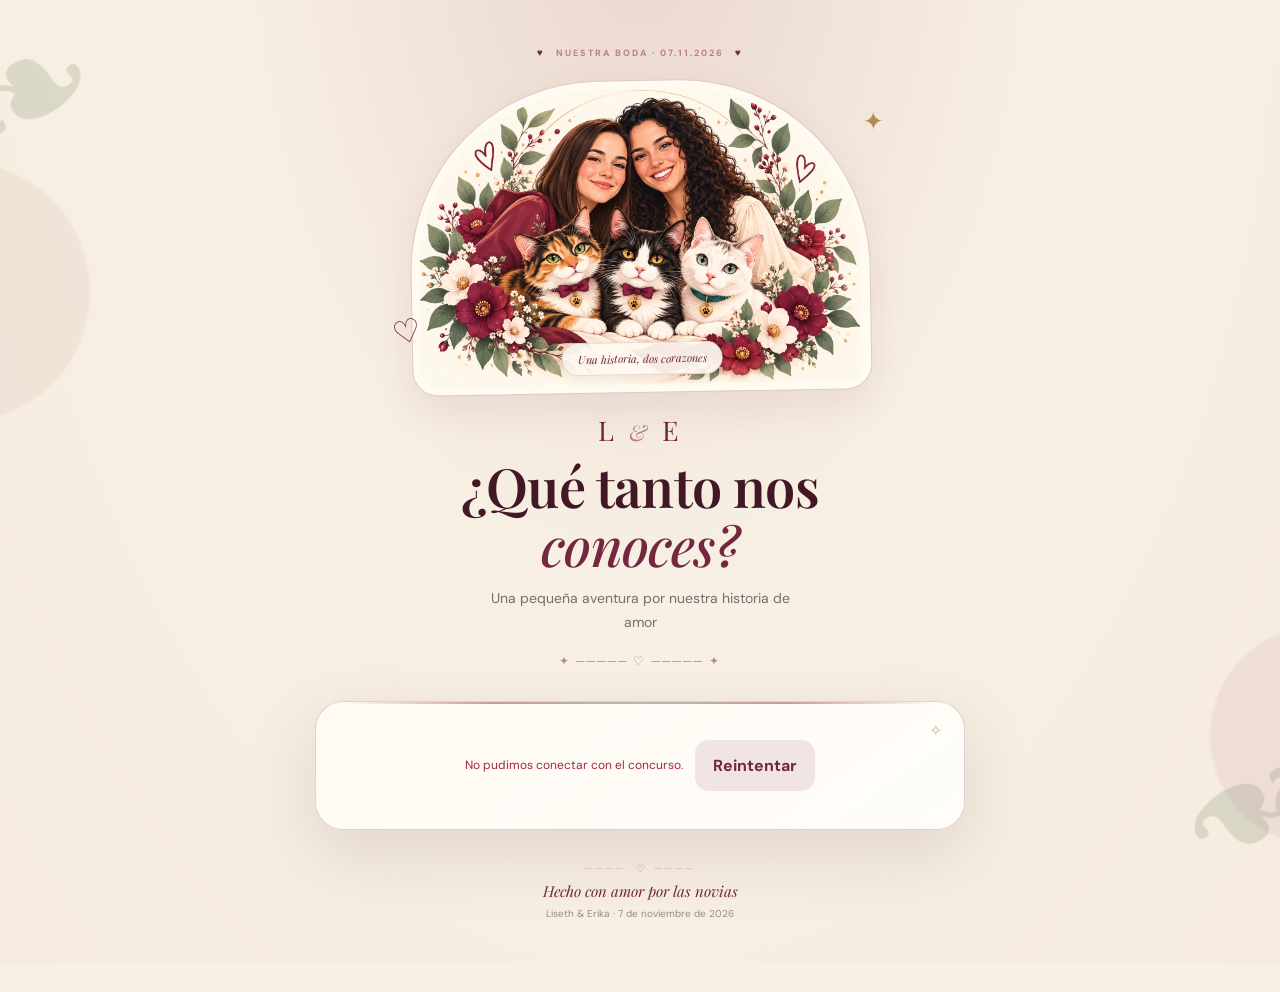
<file: index.html>
<!doctype html>
<html lang="es">
<head>
  <meta charset="utf-8"><meta name="viewport" content="width=device-width, initial-scale=1">
  <meta name="theme-color" content="#65243a"><meta name="description" content="Una trivia hecha con amor para celebrar nuestra boda.">
  <title>La trivia de las novias · 07.11.2026</title><link rel="stylesheet" href="styles.css">
</head>
<body>
  <div class="ambient ambient-one" aria-hidden="true"></div><div class="ambient ambient-two" aria-hidden="true"></div>
  <main class="shell">
    <header class="brand">
      <div class="eyebrow"><span class="tiny-heart">♥</span> NUESTRA BODA · 07.11.2026 <span class="tiny-heart">♥</span></div>
      <div class="photo-frame"><img class="couple-photo illustrated-cover" src="assets/couple-cover.webp" alt="Ilustración romántica de las dos novias junto a Grecia, Copérnico y Cántico" fetchpriority="high"><span class="photo-caption">Una historia, dos corazones</span></div>
      <div class="monogram">L <span>&</span> E</div>
      <h1>¿Qué tanto nos<br><em>conoces?</em></h1>
      <p class="subtitle">Una pequeña aventura por nuestra historia de amor</p>
      <div class="flourish" aria-hidden="true">✦ ───── ♡ ───── ✦</div>
    </header>

    <section id="statusCard" class="card status-card"><div class="loader"></div><p>Preparando una sorpresa…</p></section>

    <section id="welcome" class="card hidden">
      <div class="card-kicker"><span>01</span><span>EL RETO DE LOS INVITADOS</span></div>
      <h2>¡A jugar con el corazón!</h2>
      <p>¿Quién conoce mejor a las novias? Responde unas preguntas sobre nuestra historia y acompáñanos en este recuerdo. El resultado se revelará al final.</p>
      <label for="code">Tu código personal</label>
      <input id="code" autocomplete="off" autocapitalize="characters" placeholder="Escribe tu código · BODA001" maxlength="24">
      <button id="startBtn" class="primary">Comenzar la trivia <span>→</span></button>
      <p class="fine">Tu código permite una sola participación. ¡Guarda el secreto hasta el final!</p>
      <p id="welcomeError" class="error" role="alert"></p>
      <div class="cat-greeting"><span class="paw">✧</span><span>La trivia está aprobada por nuestro comité felino</span><span class="paw">✧</span></div>
      
    </section>

    <section id="quiz" class="card hidden">
      <div class="quiz-top"><span id="progressLabel">Pregunta 1 de 15</span><span id="answeredLabel">0 respondidas</span></div>
      <div class="progress"><div id="progressBar"></div></div>
      <span class="step" id="questionNumber">PREGUNTA 01</span><div class="question-heading"><div class="question-ornament" aria-hidden="true">♡</div><h2 id="questionText"></h2></div><div id="options" class="options"></div>
      <div class="quiz-actions"><button id="backBtn" class="secondary">← Anterior</button><button id="nextBtn" class="primary">Siguiente →</button></div>
      <p id="quizError" class="error" role="alert"></p>
      <div class="quiz-cat-note">Un ronroneo de suerte para ti <span aria-hidden="true">🐾</span></div>
    </section>

    <section id="review" class="card hidden"><div class="card-kicker"><span>02</span><span>EL ÚLTIMO PASO</span></div><h2>¿Todo listo?</h2><p id="reviewText"></p><p class="fine">Después de enviar no podrás modificar tus respuestas. El puntaje se mantendrá en secreto hasta el anuncio final.</p><button id="submitBtn" class="primary">Enviar participación <span>♡</span></button><button id="editBtn" class="text-button">Volver a revisar</button><p id="submitError" class="error" role="alert"></p></section>

    <section id="done" class="card hidden"><div class="done-icon">♡</div><span class="step">¡MISIÓN CUMPLIDA!</span><h2>Tu participación está guardada</h2><p>Gracias por jugar y por ser parte de nuestra historia. El resultado se anunciará al final de la trivia.</p><div class="done-photo"><img src="assets/couple-selfie.webp" alt="Las novias sonriendo juntas" loading="lazy"></div><p class="fine">Ahora toca guardar el secreto… nuestros gatitos estarán vigilando. 🐾</p></section>

    <section id="closed" class="card hidden"><div class="done-icon">♡</div><span class="step">TRIVIA CERRADA</span><h2>¡Gracias por acompañarnos!</h2><p>El reto terminó por ahora. Las novias anunciarán el resultado durante la celebración.</p></section>

    <footer><div class="footer-rule">♡</div><p>Hecho con amor por las novias</p><span>Liseth & Erika · 7 de noviembre de 2026</span></footer>
  </main>
  <iframe name="postFrame" id="postFrame" class="hidden-frame" title="Envío de participación"></iframe><form id="postForm" method="post" target="postFrame" class="hidden-frame"><input name="payload" id="payloadField"></form>
  <script src="config.js"></script><script src="app.js"></script>
</body></html>
</file>
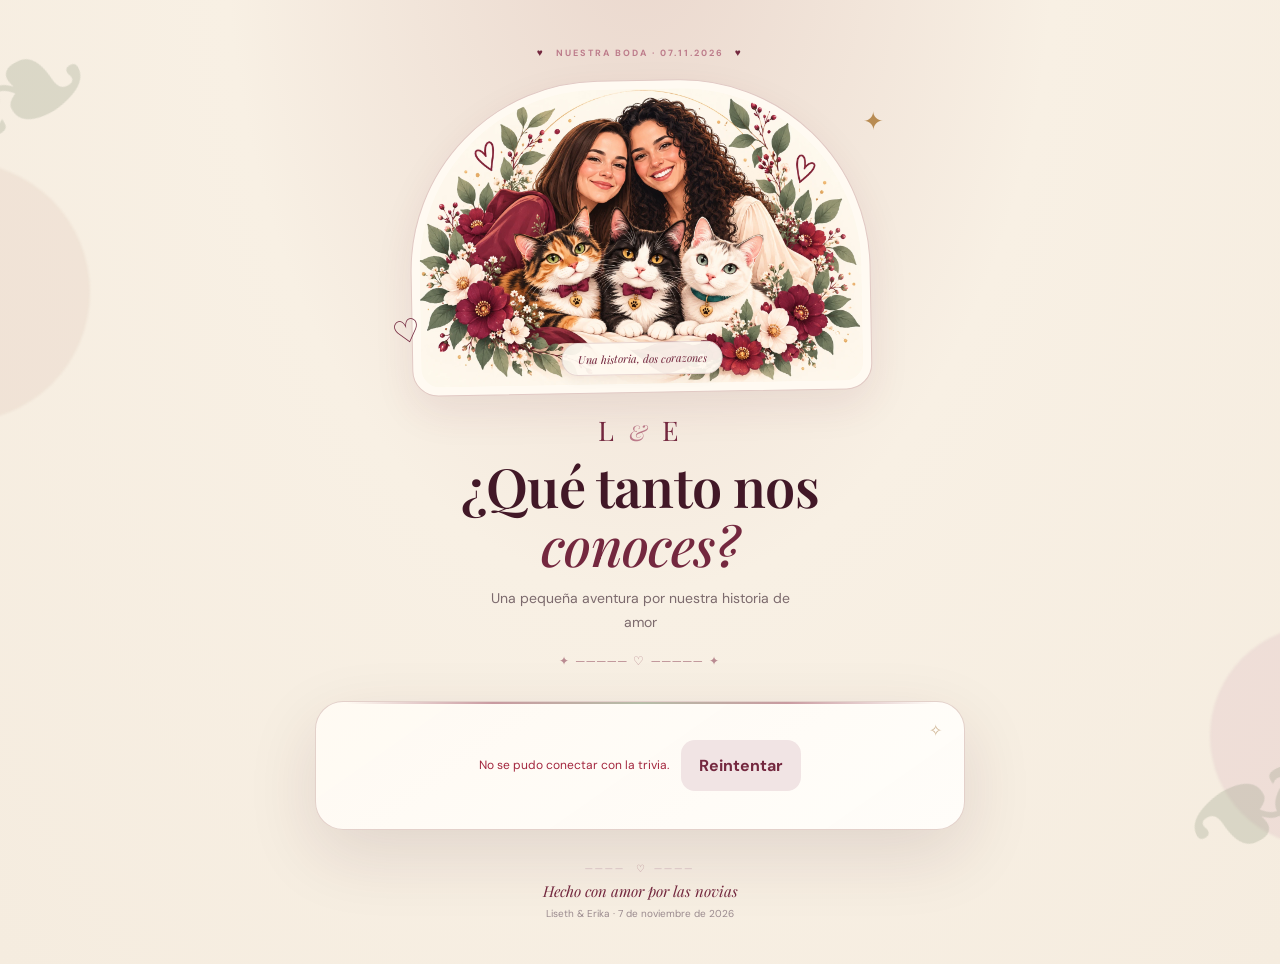
<file: v2.html>
<!doctype html><html lang="es"><head><meta charset="utf-8"><meta name="viewport" content="width=device-width,initial-scale=1"><meta name="theme-color" content="#65243a"><title>La trivia de las novias · V2</title><link rel="stylesheet" href="styles.css">
<style>
.v2-actions,.admin-grid{display:grid;grid-template-columns:1fr 1fr;gap:10px;margin-top:14px}.answer-option{display:flex;align-items:center;gap:12px;text-align:left;width:100%;background:#fffdf9;color:var(--ink);border:1px solid #e8dcd7;font-weight:500;padding:14px;border-radius:15px;font-size:14px}.answer-option .letter{display:grid;place-items:center;flex:0 0 32px;height:32px;border-radius:50%;background:#f5e8e4;color:var(--wine);font-size:11px;font-weight:700;border:1px solid #eddbd7}.answer-option.selected{border-color:var(--sage);background:#edf0e7}.answer-option:disabled{cursor:default}.leaderboard{margin-top:16px;border:1px solid var(--line);border-radius:16px;overflow:hidden;background:#fffdf9}.leaderboard h3{margin:0;padding:13px 15px;background:#f5e8e4;color:var(--wine);font:600 17px 'Playfair Display',serif}.leaderboard ol{margin:0;padding:5px 15px 10px;list-style:none}.leaderboard li{display:flex;gap:10px;padding:10px 0;border-bottom:1px solid #eee4df;font-size:13px}.rank{color:var(--rose);font-weight:700;min-width:24px}.score{margin-left:auto;color:var(--wine);font-weight:700;white-space:nowrap}.timer{text-align:right;color:var(--wine);font-weight:700;font-size:12px}.small-note{font-size:11px!important}@media(max-width:420px){.admin-grid{grid-template-columns:1fr}}
.admin-stats{margin-top:18px;display:grid;gap:14px}.metric-grid{display:grid;grid-template-columns:repeat(3,minmax(0,1fr));gap:10px}.metric{background:#f7ebe6;border:1px solid #ead7d0;border-radius:15px;padding:14px;text-align:center}.metric strong{display:block;color:var(--wine);font:700 24px 'Playfair Display',serif}.metric span{font-size:11px;color:var(--rose);text-transform:uppercase;letter-spacing:.08em}.admin-stats .leaderboard{margin-top:0}.podium{display:grid;grid-template-columns:repeat(3,minmax(0,1fr));gap:12px;margin:18px 0}.podium-card{border:1px solid #e9d5a0;background:#fbf0d7;border-radius:20px;padding:20px 10px;text-align:center}.podium-card .medal{font-size:27px}.podium-card strong{display:block;margin:10px 0;color:var(--wine)}.podium-card span{font-weight:700;color:#7d5360}.final-message{font-size:16px}.question-stat{padding:13px;border:1px solid #eadbd5;border-radius:14px;background:#fffdf9;margin:8px 0}.question-stat h4{margin:0 0 7px;color:var(--wine);font-size:14px}.question-stat p{margin:0;font-size:12px;color:#795e66}.hidden{display:none!important}@media(max-width:520px){.metric-grid{grid-template-columns:1fr}.podium{grid-template-columns:1fr}}
</style></head><body><div class="ambient ambient-one"></div><div class="ambient ambient-two"></div><main class="shell">
<header class="brand"><div class="eyebrow"><span class="tiny-heart">♥</span> NUESTRA BODA · 07.11.2026 <span class="tiny-heart">♥</span></div><div class="photo-frame"><img class="couple-photo illustrated-cover" src="assets/couple-cover.webp" alt="Ilustración de las novias y sus gatos"><span class="photo-caption">Una historia, dos corazones</span></div><div class="monogram">L <span>&</span> E</div><h1>¿Qué tanto nos<br><em>conoces?</em></h1><p class="subtitle">Una pequeña aventura por nuestra historia de amor</p><div class="flourish">✦ ───── ♡ ───── ✦</div></header>
<section id="statusCard" class="card status-card"><div class="loader"></div><p>Conectando con la trivia…</p></section>
<section id="welcome" class="card hidden"><div class="card-kicker"><span>01</span><span>EL RETO DE LOS INVITADOS</span></div><h2>¡A jugar con el corazón!</h2><p>Escanea el QR, escribe tu nombre y responde las 20 preguntas a tu ritmo. Puedes participar mientras la trivia esté abierta.</p><label for="participantName">Tu nombre</label><input id="participantName" autocomplete="name" maxlength="35" placeholder="¿Cómo te llamas?"><button id="joinBtn" class="primary">Entrar a la trivia <span>→</span></button><p id="welcomeError" class="error" role="alert"></p><div class="cat-greeting">✧ La trivia está aprobada por nuestro comité felino ✧</div></section>
<section id="game" class="card hidden"><div class="quiz-top"><span id="statusLabel">Sala de espera</span><span id="playerLabel"></span></div><div class="progress"><div id="progressBar"></div></div><span class="step" id="questionNumber">ESPERANDO A LAS NOVIAS</span><div class="question-heading"><div class="question-ornament">♡</div><h2 id="questionText">Las novias abrirán la primera pregunta pronto…</h2></div><div id="timer" class="timer"></div><div id="options" class="options"></div><p id="gameMessage" class="error" role="status"></p><div class="leaderboard"><h3>Clasificación</h3><ol id="leaderboard"><li>¡Aún no hay participantes!</li></ol></div><p class="fine small-note">Cada respuesta correcta suma 1.000 puntos.</p></section>
<section id="admin" class="card hidden"><div class="card-kicker"><span>♥</span><span>PANEL DE LAS NOVIAS</span></div><h2>Administrar la trivia</h2><p>Ingresa el PIN de CONFIG. Este panel es para las organizadoras.</p><label for="adminPin">PIN de administrador</label><input id="adminPin" type="password" autocomplete="off" placeholder="PIN"><div class="admin-grid"><button id="openBtn" class="primary">Abrir participación</button><button id="closeBtn" class="secondary">Cerrar recepción</button><button id="revealBtn" class="secondary">Revelar resultados públicamente</button><button id="statsBtn" class="secondary">Consultar estadísticas</button></div><p id="adminMessage" class="error" role="status"></p><div id="adminStats" class="admin-stats hidden"></div></section>
<section id="closed" class="card hidden"><div class="done-icon">♡</div><span class="step">TRIVIA FINALIZADA</span><h2>¡Gracias por jugar!</h2><p class="final-message">¡Gracias por ser parte de nuestra historia! Que siga la celebración.</p><div id="publicPodium" class="podium"></div><div class="leaderboard"><h3>Clasificación final</h3><ol id="finalLeaderboard"></ol></div><p class="fine">Con todo nuestro amor, Liseth & Erika ♥</p></section>
<footer><div class="footer-rule">♡</div><p>Hecho con amor por las novias</p><span>Liseth & Erika · 7 de noviembre de 2026</span></footer></main><script src="config-v2.js"></script><script src="v2.js"></script></body></html>
</file>
<file: styles.css>
@import url('https://fonts.googleapis.com/css2?family=DM+Sans:wght@400;500;600;700&family=Playfair+Display:ital,wght@0,500;0,600;0,700;1,500;1,600&display=swap');
:root{--wine:#74283f;--wine-dark:#421827;--rose:#bd7c8b;--cream:#f8f0e4;--paper:#fffaf2;--ink:#39272c;--muted:#7c6a6d;--line:#e8d7d3;--sage:#77866b;--sage-pale:#e6eadf;--gold:#b88b52;--shadow:0 24px 70px rgba(65,23,39,.12)}
*{box-sizing:border-box}html{min-height:100%;background:var(--cream)}body{margin:0;min-height:100vh;position:relative;overflow-x:hidden;background:radial-gradient(ellipse at 50% -10%,#ead7cd 0%,#f8f0e4 46%,#f5ecdf 100%);color:var(--ink);font-family:'DM Sans',sans-serif;padding:30px 16px 24px}
body:before,body:after{content:'❧';position:fixed;z-index:0;pointer-events:none;color:#87947a;opacity:.25;font-family:Georgia,serif;font-size:170px;line-height:1}body:before{top:8px;left:-45px;transform:rotate(-25deg)}body:after{bottom:5px;right:-40px;transform:rotate(155deg)}
.ambient{position:fixed;pointer-events:none;z-index:0;border-radius:50%;filter:blur(1px);opacity:.24}.ambient-one{width:260px;height:260px;background:#ddc2b3;top:18%;left:-170px}.ambient-two{width:220px;height:220px;background:#d7b0bb;bottom:6%;right:-150px}.shell{width:min(100%,620px);margin:0 auto;position:relative;z-index:1}
.brand{text-align:center;padding:8px 10px 28px;position:relative}.eyebrow,.step{font-size:9px;font-weight:700;letter-spacing:2px;color:var(--rose)}.eyebrow{display:flex;justify-content:center;align-items:center;gap:11px}.tiny-heart{font-size:10px;color:var(--wine)}
.photo-frame{position:relative;width:min(100%,460px);margin:21px auto 19px;padding:8px;background:var(--paper);border:1px solid #e1c9c4;border-radius:190px 190px 26px 26px;box-shadow:0 16px 40px #65243a16;transform:rotate(-1deg)}.photo-frame:before{content:'✦';position:absolute;z-index:2;right:-17px;top:28px;color:var(--gold);font-size:25px}.photo-frame:after{content:'♡';position:absolute;z-index:2;left:-20px;bottom:45px;color:var(--wine);font-family:Georgia,serif;font-size:32px;transform:rotate(-14deg)}.couple-photo{display:block;width:100%;height:auto;aspect-ratio:3/2;object-fit:contain;object-position:center;border-radius:180px 180px 19px 19px}.couple-photo.illustrated-cover{aspect-ratio:3/2;object-fit:contain;background:transparent}.photo-caption{position:absolute;bottom:17px;left:50%;transform:translateX(-50%);white-space:nowrap;background:#fffaf2ed;color:var(--wine);border:1px solid #e8d7d3;border-radius:30px;padding:8px 15px;font-family:'Playfair Display',serif;font-size:11px;font-style:italic;box-shadow:0 4px 12px #42182710}.monogram{font-family:'Playfair Display',serif;font-size:27px;letter-spacing:4px;color:var(--wine);margin:4px 0 9px}.monogram span{font-style:italic;color:var(--rose);font-size:22px}h1,h2{font-family:'Playfair Display',serif;font-weight:600;color:var(--wine-dark);line-height:1.1}h1{font-size:clamp(38px,8vw,54px);margin:9px 0 12px;letter-spacing:-.8px}h1 em{font-weight:500;color:var(--wine);font-style:italic}.subtitle{color:var(--muted);font-size:14px;line-height:1.7;margin:0 auto;max-width:330px}.flourish{color:#b98a91;font-size:12px;letter-spacing:2px;margin-top:18px}
.card{background:linear-gradient(145deg,#fffaf3f7,#fffdf9fa);border:1px solid rgba(226,207,201,.95);border-radius:28px;padding:clamp(23px,5.5vw,38px);box-shadow:var(--shadow);margin:0 auto 20px;position:relative;overflow:hidden}.card:before{content:'';position:absolute;left:30px;right:30px;top:0;height:2px;background:linear-gradient(90deg,transparent,#c99aa0,#b6bda7,#c99aa0,transparent)}.card:after{content:'✧';position:absolute;right:22px;top:18px;color:#c5a47d;font-size:16px;opacity:.8}.card p{line-height:1.8;color:#716267;font-size:14px}.card h2{font-size:clamp(27px,5.7vw,36px);margin:13px 0}.card-kicker{display:flex;align-items:center;gap:10px;font-size:9px;letter-spacing:1.7px;color:var(--rose);font-weight:700}.card-kicker span:first-child{display:grid;place-items:center;border:1px solid #e7d3d7;border-radius:50%;width:27px;height:27px;color:var(--wine);font-family:'Playfair Display',serif;font-size:12px;letter-spacing:0;background:#fff7f1}
label{display:block;font-size:11px;font-weight:700;letter-spacing:.4px;margin:24px 0 9px;color:var(--wine-dark)}input{width:100%;padding:16px 17px;border:1px solid #dfcbd0;border-radius:14px;background:#fffdf9;color:var(--ink);font:inherit;font-size:14px;outline:none;box-shadow:inset 0 1px 2px #42182708}input:focus{border-color:var(--rose);box-shadow:0 0 0 4px #b56c7e20}button{font:inherit;font-weight:700;border:0;border-radius:14px;padding:15px 18px;cursor:pointer;transition:transform .15s,opacity .15s,background .15s}button:active{transform:scale(.99)}button:disabled{opacity:.5;cursor:wait}.primary{background:linear-gradient(135deg,#843149,#68243a);color:white;width:100%;margin-top:15px;box-shadow:0 10px 22px #65243a2b;letter-spacing:.1px}.primary span{float:right;font-size:18px;line-height:16px}.primary:hover{background:var(--wine-dark)}.secondary{background:#f1e4e4;color:var(--wine)}.text-button{display:block;background:transparent;color:var(--wine);margin:10px auto 0}.fine{font-size:11px!important;color:#9a898d!important}.error{color:#a3263e!important;font-size:12px!important;min-height:16px}.hidden{display:none!important}.hidden-frame{position:absolute;width:1px;height:1px;left:-9999px;visibility:hidden}
.cat-greeting{display:flex;justify-content:center;align-items:center;gap:9px;margin:24px 0 8px;color:var(--sage);font-size:10px;font-style:italic}.paw{color:var(--rose)}.cat-row{display:grid;grid-template-columns:repeat(3,1fr);gap:12px;margin:10px -4px 0;align-items:end}.cat-row figure{margin:0;text-align:center;min-width:0;padding:8px 5px 10px;border-radius:18px;background:linear-gradient(180deg,#f8f2e8aa,#eee7da66);border:1px solid #e9ddd0}.cat-row img{display:block;width:100%;height:136px;object-fit:contain;object-position:center;filter:drop-shadow(0 5px 4px #4b293018)}.cat-row figcaption{font-family:'Playfair Display',serif;font-size:10px;font-style:italic;color:var(--wine);margin-top:4px;line-height:1.4}
.quiz-top{display:flex;justify-content:space-between;gap:12px;font-size:10px;font-weight:700;color:var(--muted);margin-bottom:12px}.progress{height:7px;background:#eee2df;border-radius:20px;overflow:hidden;margin-bottom:25px}.progress div{height:100%;width:0;background:linear-gradient(90deg,#b97988,var(--wine));border-radius:20px;transition:width .25s}.question-heading{display:block;max-width:100%}.question-ornament{color:#c28d98;font-size:23px;margin:8px 0 -8px}.question-heading h2{max-width:100%;overflow-wrap:anywhere}.options{display:grid;gap:11px;margin:20px 0}.option{display:flex;align-items:center;gap:13px;text-align:left;width:100%;background:#fffdf9;color:var(--ink);border:1px solid #e8dcd7;font-weight:500;padding:13px 14px;border-radius:15px;font-size:13px;box-shadow:0 3px 9px #42182707}.option:hover{border-color:#c89ba4;background:#fff8f5}.option .letter{display:grid;place-items:center;flex:0 0 32px;height:32px;border-radius:50%;background:#f5e8e4;color:var(--wine);font-size:11px;font-weight:700;border:1px solid #eddbd7}.option.selected{border-color:var(--sage);background:#edf0e7;box-shadow:0 0 0 1px var(--sage) inset}.option.selected .letter{background:var(--sage);color:white;border-color:var(--sage)}.quiz-actions{display:flex;justify-content:space-between;gap:12px;margin-top:22px}.quiz-actions button{width:50%}.done-icon{width:58px;height:58px;display:grid;place-items:center;background:#e8ede1;color:var(--sage);border-radius:50%;font-size:29px;margin-bottom:20px;border:1px solid #d4ddcb}.done-photo{width:100%;max-height:250px;overflow:hidden;border-radius:18px;border:6px solid white;box-shadow:0 8px 25px #65243a12}.done-photo img{display:block;width:100%;max-height:240px;object-fit:cover;object-position:center 40%}.closed-cat{width:130px;height:130px;position:relative;margin:0 auto 14px}.closed-cat img{width:100%;height:100%;object-fit:contain;filter:drop-shadow(0 8px 8px #42182718)}.closed-cat span{position:absolute;right:3px;bottom:5px;color:var(--wine);background:#f4e7e9;border-radius:50%;width:28px;height:28px;display:grid;place-items:center;border:2px solid var(--paper)}.status-card{display:flex;align-items:center;gap:12px;justify-content:center;min-height:75px}.status-card p{margin:0}.loader{width:19px;height:19px;border:2px solid #eadfe0;border-top-color:var(--wine);border-radius:50%;animation:spin .8s linear infinite}@keyframes spin{to{transform:rotate(360deg)}}.quiz-cat-note{text-align:center;font-size:10px;color:#9b858b;margin-top:23px;font-style:italic}footer{text-align:center;font-size:10px;color:#9b8b8f;padding:12px 0 20px}footer p{margin:6px 0;color:var(--wine);font-family:'Playfair Display',serif;font-size:15px;font-style:italic}.footer-rule{color:#bd8e98}.footer-rule:before,.footer-rule:after{content:'────';letter-spacing:3px;color:#d8c0c4;margin:0 10px}
@media(min-width:760px){body{padding-top:38px}.shell{width:min(100%,650px)}.brand{padding-bottom:32px}.card{padding:38px}.cat-row img{height:135px}}@media(max-width:420px){body{padding:15px 11px}.photo-frame{width:min(100%,330px)}.couple-photo{height:auto;aspect-ratio:3/2}.card{border-radius:22px;padding:22px}.quiz-actions button{padding:13px 10px;font-size:12px}.cat-row{gap:6px}.cat-row img{height:104px}.cat-row figcaption{font-size:9px}}@media(prefers-reduced-motion:reduce){*,*:before,*:after{animation:none!important;transition:none!important}}

/* Ilustración única de los tres gatos en la bienvenida */
.cats-together{margin:22px auto 2px;max-width:680px;overflow:hidden;border:1px solid #ead8c8;border-radius:22px;background:#fbf4e9;padding:8px 10px 12px;box-shadow:0 10px 28px rgba(83,42,43,.07)}
.cats-together img{display:block;width:100%;height:auto;object-fit:contain;border-radius:15px}
.cats-together figcaption{margin:7px 0 0;text-align:center;color:#742a40;font-family:Georgia,serif;font-style:italic;font-size:.95rem}
</file>
